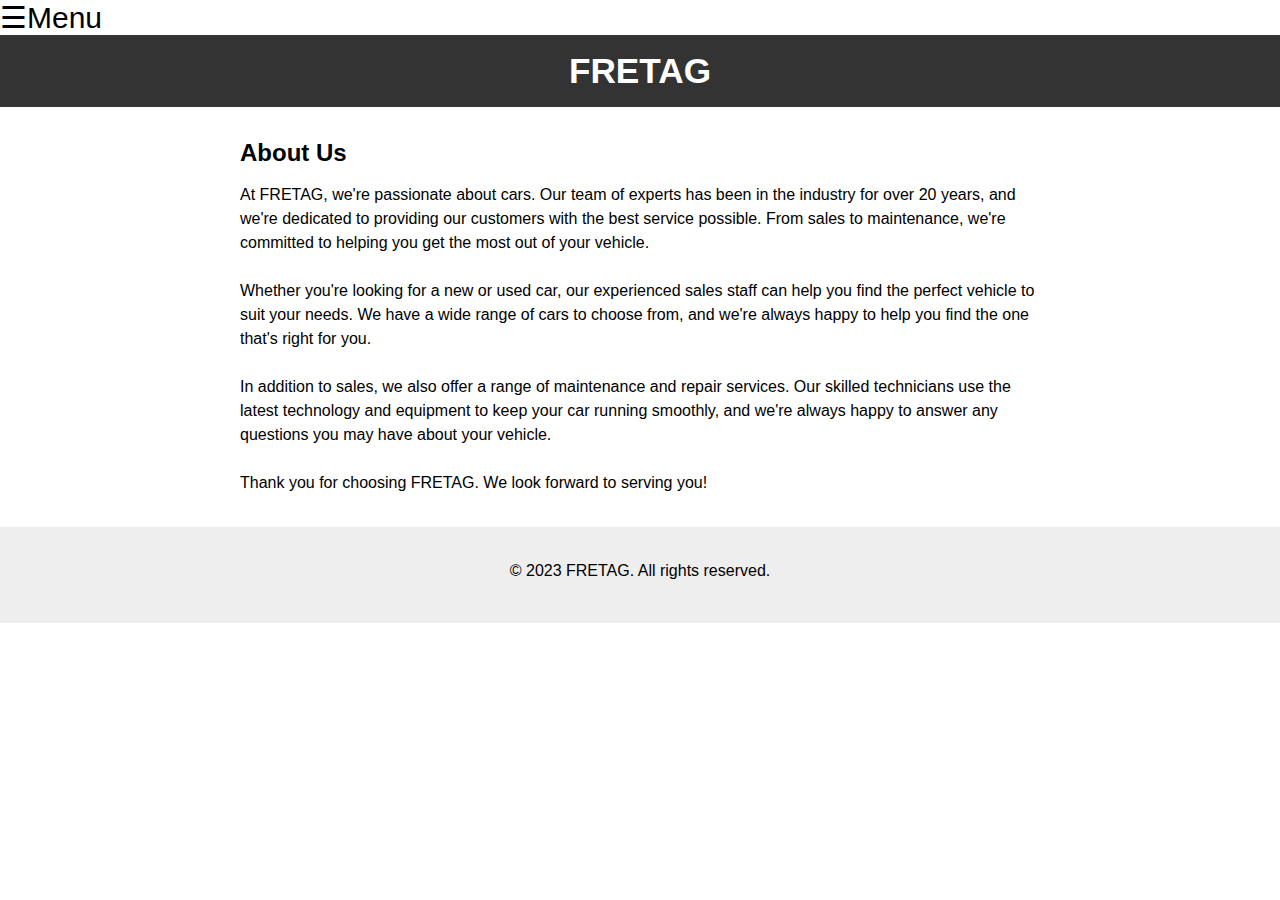
<file: About.html>
<!DOCTYPE html>
<html lang="en">
<head>
    <meta charset="UTF-8">
    <meta http-equiv="X-UA-Compatible" content="IE=edge">
    <meta name="viewport" content="width=device-width, initial-scale=1.0">
    <link rel="stylesheet" href="stylesA.css">
    <title>Document</title>
</head>
<body>

    <div class="container"></div>
    <div id="mySidenav" class="sidenav">
      <a href="javascript:void(0)" class="closebtn" onclick="closeNav()">&times;</a>
      <a href="index.html">Home</a>
      <a href="about.html">About</a>
      <a href="models.html">Models</a>
      <a href="contact.html">Contact</a>
  
    </div>

    <span style="font-size:30px;cursor:pointer" onclick="openNav()">&#9776;Menu</span>
          
    <script>
      function openNav() {
      document.getElementById("mySidenav").style.width = "250px";
    }
          
    function closeNav() {
    document.getElementById("mySidenav").style.width = "0";
    }
    </script>

  <header>
    <a href="index.html" class="logo">
          <h1>FRETAG</h1>
      </a>
  </header>
	

	<main>
		<section>
			<h2>About Us</h2>
			<p>At FRETAG, we're passionate about cars. Our team of experts has been in the industry for over 20 years, and we're dedicated to providing our customers with the best service possible. From sales to maintenance, we're committed to helping you get the most out of your vehicle.</p>
			<p>Whether you're looking for a new or used car, our experienced sales staff can help you find the perfect vehicle to suit your needs. We have a wide range of cars to choose from, and we're always happy to help you find the one that's right for you.</p>
			<p>In addition to sales, we also offer a range of maintenance and repair services. Our skilled technicians use the latest technology and equipment to keep your car running smoothly, and we're always happy to answer any questions you may have about your vehicle.</p>
			<p>Thank you for choosing FRETAG. We look forward to serving you!</p>
		</section>
	</main>

	<footer>
		<p>&copy; 2023 FRETAG. All rights reserved.</p>
	</footer>

  <form action="submit-form.php" method="post">    

</body>
</html>
</file>
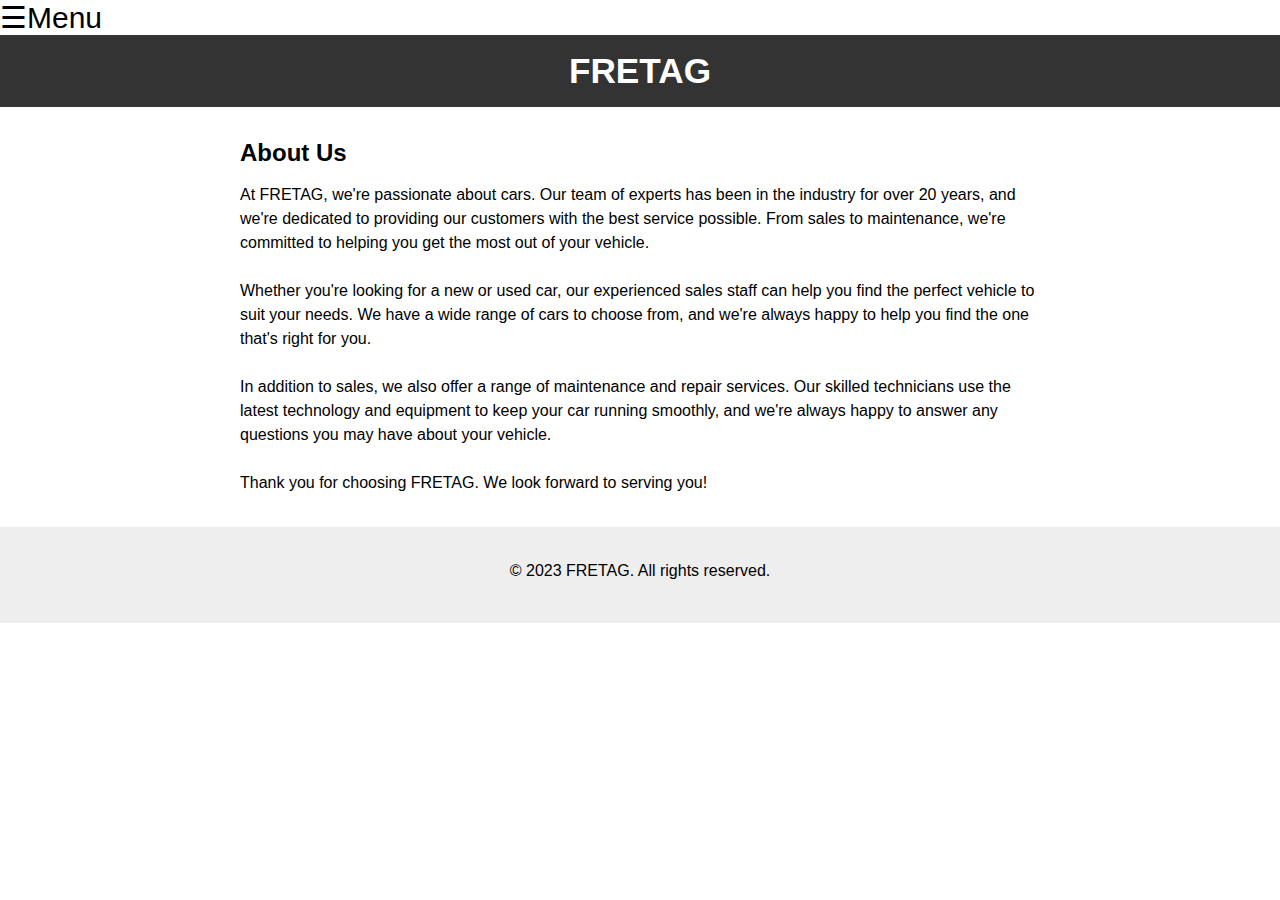
<file: about.html>
<!DOCTYPE html>
<html lang="en">
<head>
    <meta charset="UTF-8">
    <meta http-equiv="X-UA-Compatible" content="IE=edge">
    <meta name="viewport" content="width=device-width, initial-scale=1.0">
    <link rel="stylesheet" href="stylesA.css">
    <title>Document</title>
</head>
<body>

    <div class="container"></div>
    <div id="mySidenav" class="sidenav">
      <a href="javascript:void(0)" class="closebtn" onclick="closeNav()">&times;</a>
      <a href="index.html">Home</a>
      <a href="about.html">About</a>
      <a href="models.html">Models</a>
      <a href="contact.html">Contact</a>
  
    </div>

    <span style="font-size:30px;cursor:pointer" onclick="openNav()">&#9776;Menu</span>
          
    <script>
      function openNav() {
      document.getElementById("mySidenav").style.width = "250px";
    }
          
    function closeNav() {
    document.getElementById("mySidenav").style.width = "0";
    }
    </script>

  <header>
    <a href="index.html" class="logo">
          <h1>FRETAG</h1>
      </a>
  </header>
	

	<main>
		<section>
			<h2>About Us</h2>
			<p>At FRETAG, we're passionate about cars. Our team of experts has been in the industry for over 20 years, and we're dedicated to providing our customers with the best service possible. From sales to maintenance, we're committed to helping you get the most out of your vehicle.</p>
			<p>Whether you're looking for a new or used car, our experienced sales staff can help you find the perfect vehicle to suit your needs. We have a wide range of cars to choose from, and we're always happy to help you find the one that's right for you.</p>
			<p>In addition to sales, we also offer a range of maintenance and repair services. Our skilled technicians use the latest technology and equipment to keep your car running smoothly, and we're always happy to answer any questions you may have about your vehicle.</p>
			<p>Thank you for choosing FRETAG. We look forward to serving you!</p>
		</section>
	</main>

	<footer>
		<p>&copy; 2023 FRETAG. All rights reserved.</p>
	</footer>

  <form action="submit-form.php" method="post">    

</body>
</html>
</file>
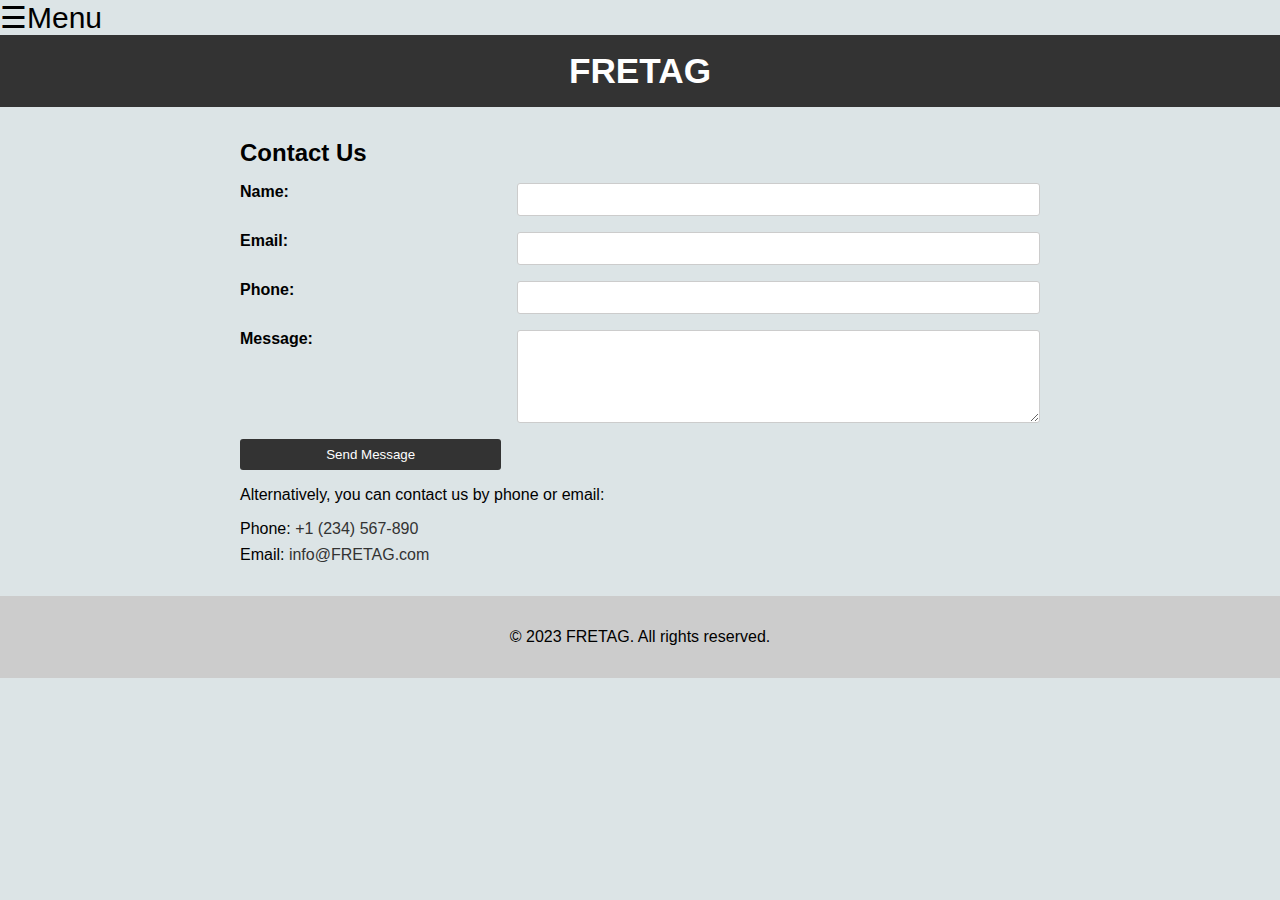
<file: Contact.html>
<!DOCTYPE html>
<html lang="en">
<head>
    <meta charset="UTF-8">
    <meta http-equiv="X-UA-Compatible" content="IE=edge">
    <meta name="viewport" content="width=<device-width>, initial-scale=1.0">
    <title>Document</title>
    <link rel="stylesheet" href="stylesC.css">
</head>
<body style="background-color:rgb(220, 228, 230);">

    
    
    <div class="container"></div>
    <div id="mySidenav" class="sidenav">
      <a href="javascript:void(0)" class="closebtn" onclick="closeNav()">&times;</a>
      <a href="index.html">Home</a>
      <a href="about.html">About</a>
      <a href="models.html">Models</a>
      <a href="contact.html">Contact</a>
  
    </div>

    <span style="font-size:30px;cursor:pointer" onclick="openNav()">&#9776;Menu</span>
          
    <script>
      function openNav() {
      document.getElementById("mySidenav").style.width = "250px";
    }
          
    function closeNav() {
    document.getElementById("mySidenav").style.width = "0";
    }
    </script>

<!DOCTYPE html>
<html lang="en">
<head>
	<meta charset="UTF-8">
	<title>Contact Us | FRETAG</title>
</head>
<body>
	<header>
		<a href="index.html" class="logo">
          <h1>FRETAG</h1>
    	</a>
	</header>
	

	<main>
		<section>
			<h2>Contact Us</h2>
			<form action="submit-form.php" method="post">
				<label for="name">Name:</label>
				<input type="text" id="name" name="name" required>
				<label for="email">Email:</label>
				<input type="email" id="email" name="email" required>
				<label for="phone">Phone:</label>
				<input type="tel" id="phone" name="phone" required>
				<label for="message">Message:</label>
				<textarea id="message" name="message" rows="5" required></textarea>
				<button type="submit" onclick="window.location.href='https://www.youtube.com/watch?v=xvFZjo5PgG0'">Send Message</button>


			</form>
			<p>Alternatively, you can contact us by phone or email:</p>
			<ul>
				<li>Phone: <a href="tel:+1234567890">+1 (234) 567-890</a></li>
				<li>Email: <a href="mailto:info@examplemotors.com">info@FRETAG.com</a></li>
			</ul>
		</section>
	</main>

	<footer>
		<p>&copy; 2023 FRETAG. All rights reserved.</p>
	</footer>

	    


</body>
</html>
</file>
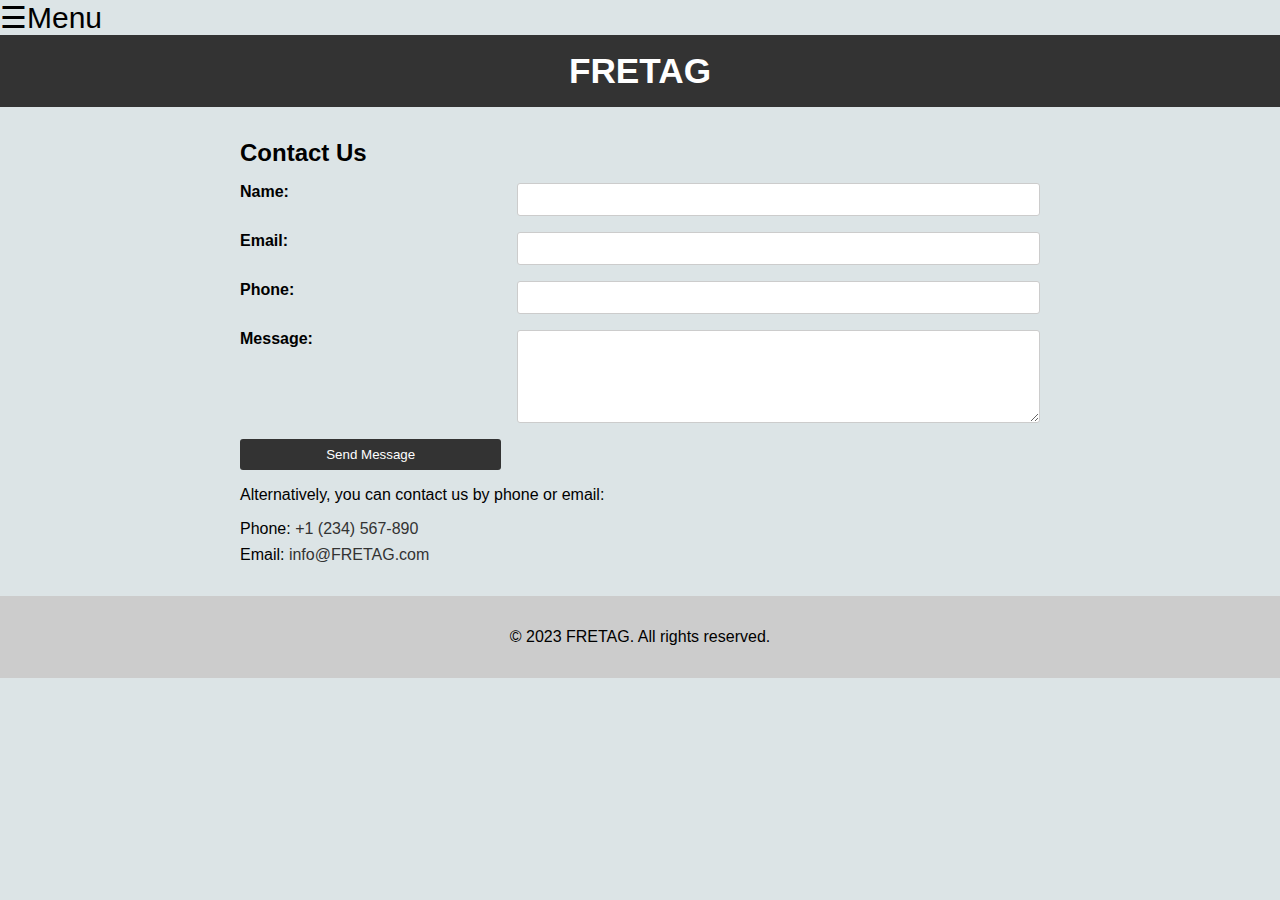
<file: contact.html>
<!DOCTYPE html>
<html lang="en">
<head>
    <meta charset="UTF-8">
    <meta http-equiv="X-UA-Compatible" content="IE=edge">
    <meta name="viewport" content="width=<device-width>, initial-scale=1.0">
    <title>Document</title>
    <link rel="stylesheet" href="stylesC.css">
</head>
<body style="background-color:rgb(220, 228, 230);">

    
    
    <div class="container"></div>
    <div id="mySidenav" class="sidenav">
      <a href="javascript:void(0)" class="closebtn" onclick="closeNav()">&times;</a>
      <a href="index.html">Home</a>
      <a href="about.html">About</a>
      <a href="models.html">Models</a>
      <a href="contact.html">Contact</a>
  
    </div>

    <span style="font-size:30px;cursor:pointer" onclick="openNav()">&#9776;Menu</span>
          
    <script>
      function openNav() {
      document.getElementById("mySidenav").style.width = "250px";
    }
          
    function closeNav() {
    document.getElementById("mySidenav").style.width = "0";
    }
    </script>

<!DOCTYPE html>
<html lang="en">
<head>
	<meta charset="UTF-8">
	<title>Contact Us | FRETAG</title>
</head>
<body>
	<header>
		<a href="index.html" class="logo">
          <h1>FRETAG</h1>
    	</a>
	</header>
	

	<main>
		<section>
			<h2>Contact Us</h2>
			<form action="submit-form.php" method="post">
				<label for="name">Name:</label>
				<input type="text" id="name" name="name" required>
				<label for="email">Email:</label>
				<input type="email" id="email" name="email" required>
				<label for="phone">Phone:</label>
				<input type="tel" id="phone" name="phone" required>
				<label for="message">Message:</label>
				<textarea id="message" name="message" rows="5" required></textarea>
				<button type="submit" onclick="window.location.href='https://www.youtube.com/watch?v=xvFZjo5PgG0'">Send Message</button>


			</form>
			<p>Alternatively, you can contact us by phone or email:</p>
			<ul>
				<li>Phone: <a href="tel:+1234567890">+1 (234) 567-890</a></li>
				<li>Email: <a href="mailto:info@examplemotors.com">info@FRETAG.com</a></li>
			</ul>
		</section>
	</main>

	<footer>
		<p>&copy; 2023 FRETAG. All rights reserved.</p>
	</footer>

	    


</body>
</html>
</file>
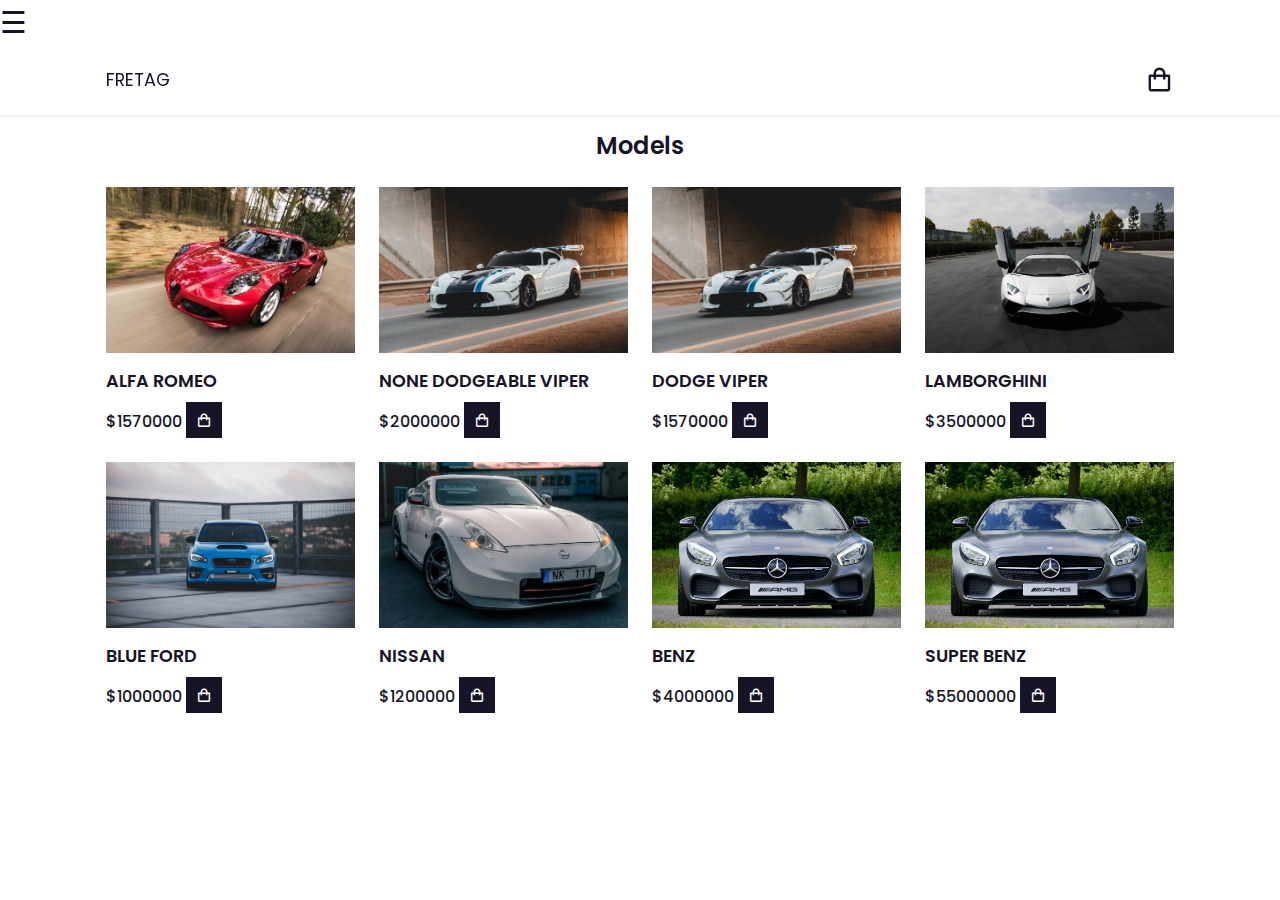
<file: Models.html>
<!DOCTYPE html>
<html lang="en">
<head>
    <meta charset="UTF-8">
    <meta http-equiv="X-UA-Compatible" content="IE=edge">
    <meta name="viewport" content="width=device-width, initial-scale=1.0">
    <title>FRETAG - Shopping Cart </title>
    <link rel="stylesheet" href="stylesM.css">
    
    <link href='https://unpkg.com/boxicons@2.1.4/css/boxicons.min.css' rel='stylesheet'>
</head>
<body>
    <header>

        <div class="container"></div>
        <div id="mySidenav" class="sidenav">
          <a href="javascript:void(0)" class="closebtn" onclick="closeNav()">&times;</a>
          <a href="index.html">Home</a>
          <a href="about.html">About</a>
          <a href="models.html">Models</a>
          <a href="contact.html">Contact</a>
      
        </div>
    
        <span style="font-size:30px;cursor:pointer" onclick="openNav()">&#9776;</span>
              
        <script>
          function openNav() {
          document.getElementById("mySidenav").style.width = "250px";
        }
              
        function closeNav() {
        document.getElementById("mySidenav").style.width = "0";
        }
        </script>

        <div class="nav container">
            <a href="index.html" class="logo">FRETAG</a>
            <i class='bx bx-shopping-bag' id="cart-icon"></i>
            <!--cart-->
            <div class="cart">
                <!--cart close-->
                <i class='bx bx-x' id="close-cart"></i>
                <h2 class="cart-title">Your cart</h2>
                <!--content-->
                <div class="cart-content">

                </div>
                <!--total-->
                <div class="total">
                    <div class="total-title">Total</div>
                    <div class="total-price">$0</div> 
                </div> 
                <!--buy button-->
                <button type="button" class="btn-buy">Buy Now</button>
            
            </div>
        </div>

         
    </header>
    <!--Shop-->
    <section class="shop container">
        <h2 class="section-title">Models</h2>
            <!--Box 1-->
            <div class="shop-content">  
                <div class="product-box">
                    <img src="images/röd bil.jpeg" alt="" class="product-img">
                    <h2 class="product-title">ALFA ROMEO</h2>
                    <span class="price">$1570000</span>
                    <i class='bx bx-shopping-bag add-cart'></i>
                </div>
            <!--Box 2-->
                <div class="product-box">
                    <img src="images/dodge viper.jpeg" alt="" class="product-img">
                    <h2 class="product-title">NONE DODGEABLE VIPER</h2>
                    <span class="price">$2000000</span>
                    <i class='bx bx-shopping-bag add-cart'></i>
                </div>
                <!--Box 3-->
                <div class="product-box">
                    <img src="images/dodge viper.jpeg" alt="" class="product-img">
                    <h2 class="product-title">DODGE VIPER</h2>
                    <span class="price">$1570000</span>
                    <i class='bx bx-shopping-bag add-cart'></i>
                </div>
                <!--Box 4-->
                <div class="product-box">
                    <img src="images/Vit lamborghini aventador.jpg" alt="" class="product-img">
                    <h2 class="product-title">Lamborghini</h2>
                    <span class="price">$3500000</span>
                    <i class='bx bx-shopping-bag add-cart'></i>
                </div>
            <!--Box 5-->
                <div class="product-box">
                    <img src="images/ford.jpg" alt="" class="product-img">
                    <h2 class="product-title">BLUE FORD</h2>
                    <span class="price">$1000000</span>
                    <i class='bx bx-shopping-bag add-cart'></i>
                </div>
                <!--Box 6-->
                <div class="product-box">
                    <img src="images/nissan.jpg" alt="" class="product-img">
                    <h2 class="product-title">NISSAN</h2>
                    <span class="price">$1200000</span>
                    <i class='bx bx-shopping-bag add-cart'></i>
                </div>
                <!--Box 7-->
                <div class="product-box">
                    <img src="images/benz.jpg" alt="" class="product-img">
                    <h2 class="product-title">BENZ</h2>
                    <span class="price">$4000000</span>
                    <i class='bx bx-shopping-bag add-cart'></i>
                </div>
                <!--Box 8-->
                <div class="product-box">
                    <img src="images/benz.jpg" alt="" class="product-img">
                    <h2 class="product-title">SUPER BENZ</h2>
                    <span class="price">$55000000</span>
                    <i class='bx bx-shopping-bag add-cart'></i>
                </div>
        </div>
    </section>
    <!--link to js-->
    <script src='js/main.js'></script>
</body>
</html>
</file>
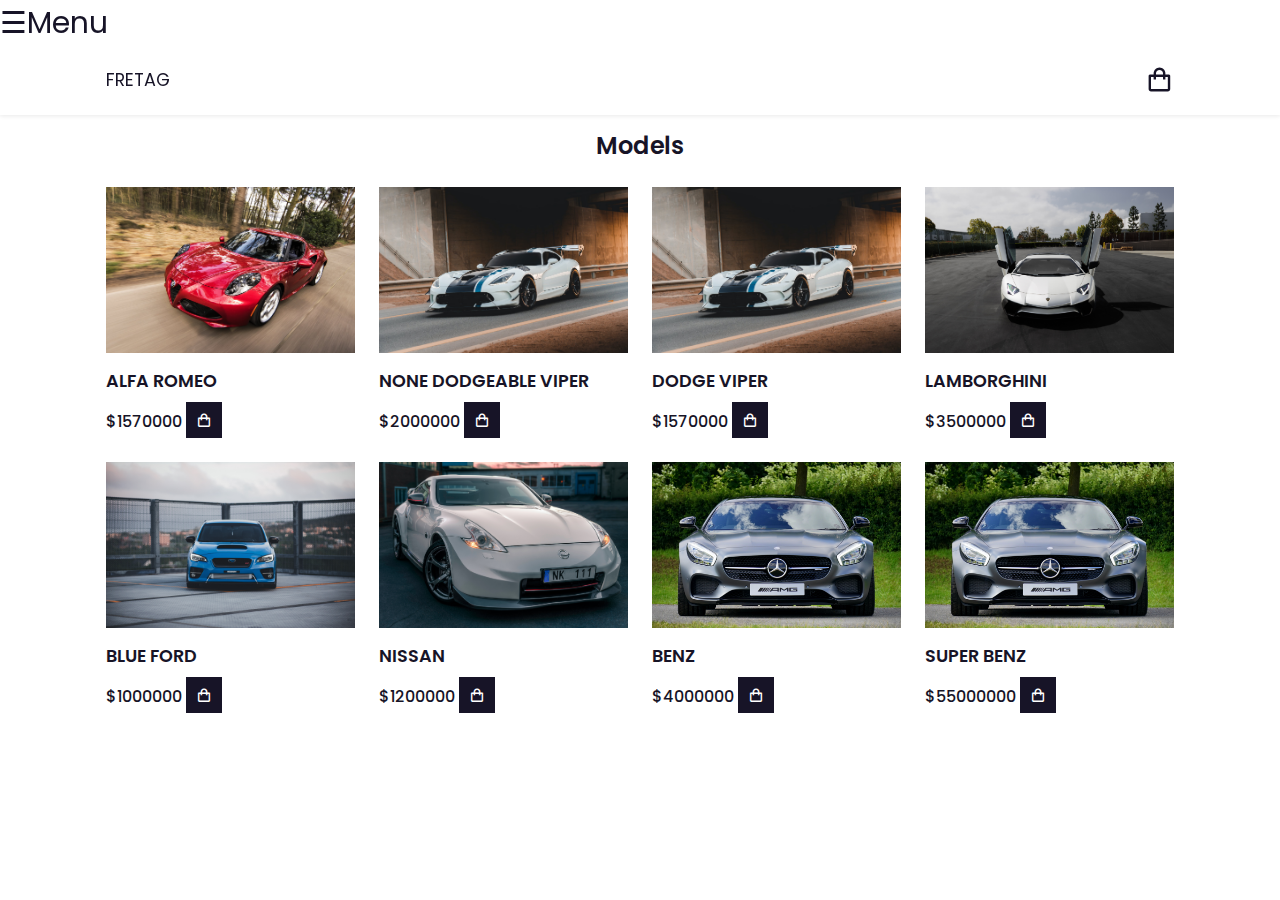
<file: models.html>
<!DOCTYPE html>
<html lang="en">
<head>
    <meta charset="UTF-8">
    <meta http-equiv="X-UA-Compatible" content="IE=edge">
    <meta name="viewport" content="width=device-width, initial-scale=1.0">
    <title>FRETAG - Shopping Cart </title>
    <link rel="stylesheet" href="stylesM.css">
    
    <link href='https://unpkg.com/boxicons@2.1.4/css/boxicons.min.css' rel='stylesheet'>
</head>
<body>
    <header>

        <div class="container"></div>
        <div id="mySidenav" class="sidenav">
          <a href="javascript:void(0)" class="closebtn" onclick="closeNav()">&times;</a>
          <a href="index.html">Home</a>
          <a href="about.html">About</a>
          <a href="models.html">Models</a>
          <a href="contact.html">Contact</a>
      
        </div>
    
        <span style="font-size:30px;cursor:pointer" onclick="openNav()">&#9776;Menu</span>
              
        <script>
          function openNav() {
          document.getElementById("mySidenav").style.width = "250px";
        }
              
        function closeNav() {
        document.getElementById("mySidenav").style.width = "0";
        }
        </script>

        <div class="nav container">
            <a href="index.html" class="logo">FRETAG</a>
            <i class='bx bx-shopping-bag' id="cart-icon"></i>
            <!--cart-->
            <div class="cart">
                <!--cart close-->
                <i class='bx bx-x' id="close-cart"></i>
                <h2 class="cart-title">Your cart</h2>
                <!--content-->
                <div class="cart-content">

                </div>
                <!--total-->
                <div class="total">
                    <div class="total-title">Total</div>
                    <div class="total-price">$0</div> 
                </div> 
                <!--buy button-->
                <button type="button" class="btn-buy">Buy Now</button>
            
            </div>
        </div>

         
    </header>
    <!--Shop-->
    <section class="shop container">
        <h2 class="section-title">Models</h2>
            <!--Box 1-->
            <div class="shop-content">  
                <div class="product-box">
                    <img src="images/röd bil.jpeg" alt="" class="product-img">
                    <h2 class="product-title">ALFA ROMEO</h2>
                    <span class="price">$1570000</span>
                    <i class='bx bx-shopping-bag add-cart'></i>
                </div>
            <!--Box 2-->
                <div class="product-box">
                    <img src="images/dodge viper.jpeg" alt="" class="product-img">
                    <h2 class="product-title">NONE DODGEABLE VIPER</h2>
                    <span class="price">$2000000</span>
                    <i class='bx bx-shopping-bag add-cart'></i>
                </div>
                <!--Box 3-->
                <div class="product-box">
                    <img src="images/dodge viper.jpeg" alt="" class="product-img">
                    <h2 class="product-title">DODGE VIPER</h2>
                    <span class="price">$1570000</span>
                    <i class='bx bx-shopping-bag add-cart'></i>
                </div>
                <!--Box 4-->
                <div class="product-box">
                    <img src="images/Vit lamborghini aventador.jpg" alt="" class="product-img">
                    <h2 class="product-title">Lamborghini</h2>
                    <span class="price">$3500000</span>
                    <i class='bx bx-shopping-bag add-cart'></i>
                </div>
            <!--Box 5-->
                <div class="product-box">
                    <img src="images/ford.jpg" alt="" class="product-img">
                    <h2 class="product-title">BLUE FORD</h2>
                    <span class="price">$1000000</span>
                    <i class='bx bx-shopping-bag add-cart'></i>
                </div>
                <!--Box 6-->
                <div class="product-box">
                    <img src="images/nissan.jpg" alt="" class="product-img">
                    <h2 class="product-title">NISSAN</h2>
                    <span class="price">$1200000</span>
                    <i class='bx bx-shopping-bag add-cart'></i>
                </div>
                <!--Box 7-->
                <div class="product-box">
                    <img src="images/benz.jpg" alt="" class="product-img">
                    <h2 class="product-title">BENZ</h2>
                    <span class="price">$4000000</span>
                    <i class='bx bx-shopping-bag add-cart'></i>
                </div>
                <!--Box 8-->
                <div class="product-box">
                    <img src="images/benz.jpg" alt="" class="product-img">
                    <h2 class="product-title">SUPER BENZ</h2>
                    <span class="price">$55000000</span>
                    <i class='bx bx-shopping-bag add-cart'></i>
                </div>
        </div>
    </section>
    <!--link to js-->
    <script src='js/main.js'></script>
</body>
</html>
</file>
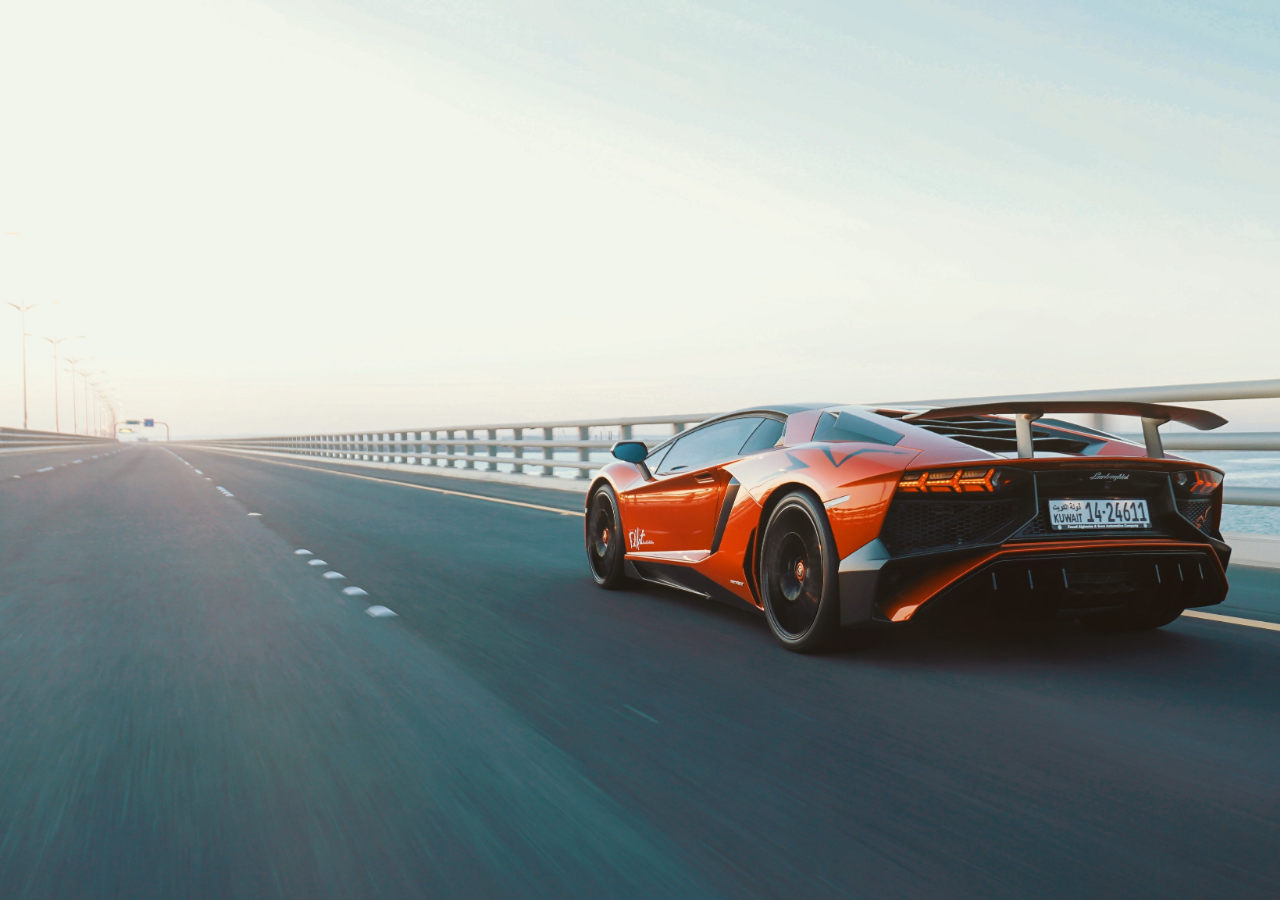
<file: Startsida.html>
<!DOCTYPE html>
<html lang="en">
<head>
    <meta charset="UTF-8">
    <meta http-equiv="X-UA-Compatible" content="IE=edge">
    <meta name="viewport" content="width=device-width, initial-scale=1.0">
    <title>Document</title>
    <link rel="stylesheet" href="styles.css">
</head>
<body>
    
</body>
</html>
</file>
<file: stylesA.css>
.sidenav {
    height: 100%;
    width: 0;
    position: fixed;
    z-index: 1;
    top: 0;
    left: 0;
    background-color: #111;
    overflow-x: hidden;
    transition: 0.5s;
    padding-top: 60px;
  }
  
  .sidenav a {
    padding: 8px 8px 8px 32px;
    text-decoration: none;
    font-size: 25px;
    color: #818181;
    display: block;
    transition: 0.3s;
  }
  
  .sidenav a:hover {
    color: #f1f1f1;
  }
  
  .sidenav .closebtn {
    position: absolute;
    top: 0;
    right: 25px;
    font-size: 36px;
    margin-left: 50px;
  }
  
  @media screen and (max-height: 450px) {
    .sidenav {padding-top: 15px;}
    .sidenav a {font-size: 18px;}
  }

  /* Global styles */
body {
	font-family: Arial, sans-serif;
	margin: 0;
	padding: 0;
}

/* Header styles */
header {
	background-color: #333;
	color: #fff;
	display: flex;
	flex-direction: column;
	align-items: center;
	padding: 1rem;
}

nav {
	display: flex;
	justify-content: flex-end;
	margin-bottom: 1rem;
}

nav ul {
	list-style: none;
	margin: 0;
	padding: 0;
}

nav li {
	margin: 0 1rem;
}

nav a {
	color: #fff;
	text-decoration: none;
}

nav a.active,
nav a:hover {
	border-bottom: 2px solid #fff;
}

h1 {
	margin: 0;
}

/* Main content styles */
main {
	margin: 2rem;
}

section {
	max-width: 800px;
	margin: 0 auto;
}

h2 {
	margin-bottom: 1rem;
}

p {
	line-height: 1.5;
	margin-bottom: 1.5rem;
}

/* Footer styles */
footer {
	background-color: #eee;
	display: flex;
	justify-content: center;
	padding: 1rem;
}

.logo{
  font-size: 1.1rem;
  color: var(--text-color);
  font-weight: 400;
  text-decoration: none;
}
.logo:hover{
  text-decoration: underline;
}
</file>
<file: stylesC.css>
.sidenav {
    height: 100%;
    width: 0;
    position: fixed;
    z-index: 1;
    top: 0;
    left: 0;
    background-color: #111;
    overflow-x: hidden;
    transition: 0.5s;
    padding-top: 60px;
  }
  
  .sidenav a {
    padding: 8px 8px 8px 32px;
    text-decoration: none;
    font-size: 25px;
    color: #818181;
    display: block;
    transition: 0.3s;
  }
  
  .sidenav a:hover {
    color: #f1f1f1;
  }
  
  .sidenav .closebtn {
    position: absolute;
    top: 0;
    right: 25px;
    font-size: 36px;
    margin-left: 50px;
  }
  
  @media screen and (max-height: 450px) {
    .sidenav {padding-top: 15px;}
    .sidenav a {font-size: 18px;}
  }

  /* Global styles */
body {
	font-family: Arial, sans-serif;
	margin: 0;
	padding: 0;
}

/* Header styles */
header {
	background-color: #333;
	color: #fff;
	display: flex;
	flex-direction: column;
	align-items: center;
	padding: 1rem;
}

nav {
	display: flex;
	justify-content: flex-end;
	margin-bottom: 1rem;
}

nav ul {
	list-style: none;
	margin: 0;
	padding: 0;
}

nav li {
	margin: 0 1rem;
}

nav a {
	color: #fff;
	text-decoration: none;
}

nav a.active,
nav a:hover {
	border-bottom: 2px solid #fff;
}

h1 {
	margin: 0;
}

/* Main content styles */
main {
	margin: 2rem;
}

section {
	max-width: 800px;
	margin: 0 auto;
}

h2 {
	margin-bottom: 1rem;
}

form {
	display: grid;
	grid-template-columns: 1fr 2fr;
	grid-gap: 1rem;
	margin-bottom: 1rem;
}

label {
	font-weight: bold;
}

input,
textarea {
	padding: 0.5rem;
	border: 1px solid #ccc;
	border-radius: 3px;
}

button[type="submit"] {
	background-color: #333;
	color: #fff;
	border: none;
	border-radius: 3px;
	padding:
  0.5rem 1rem;
cursor: pointer;
}

ul {
list-style: none;
padding: 0;
margin: 0;
}

ul li {
margin-bottom: 0.5rem;
}

a {
color: #333;
text-decoration: none;
}

a:hover {
text-decoration: underline;
}

/* Footer styles */
footer {
background-color: #ccc;
padding: 1rem;
text-align: center;
}

.logo{
  font-size: 1.1rem;
  color: var(--text-color);
  font-weight: 400;
}
</file>
<file: stylesM.css>
@import url('https://fonts.googleapis.com/css2?family=Poppins:ital,wght@0,400;0,500;0,700;1,600&display=swap');

.sidenav {
    height: 100%;
    width: 0;
    position: fixed;
    z-index: 1;
    top: 0;
    left: 0;
    background-color: #111;
    overflow-x: hidden;
    transition: 0.5s;
    padding-top: 60px;
  }
  
  .sidenav a {
    padding: 8px 8px 8px 32px;
    text-decoration: none;
    font-size: 25px;
    color: #818181;
    display: block;
    transition: 0.3s;
  }
  
  .sidenav a:hover {
    color: #f1f1f1;
  }
  
  .sidenav .closebtn {
    position: absolute;
    top: 0;
    right: 25px;
    font-size: 36px;
    margin-left: 50px;
  }
  
  @media screen and (max-height: 450px) {
    .sidenav {padding-top: 15px;}
    .sidenav a {font-size: 18px;}
  }

*{
 font-family: 'Poppins', sans-serif;
 margin: 0;
 padding: 0;
 scroll-padding-top: 2rem;
 scroll-behavior: smooth;
 box-sizing: border-box;
 list-style: none;
 text-decoration: none;
}

:root {
    --main-color: #f12121;
    --text-color: #171427;
    --bg-color: #fff; 
}

img{
    width: 100%;
}
body{
    color: var(--text-color);
}
.container{
    max-width: 1068px;
    margin: auto;
    width: 100%;
}
section{
    padding: 4rem 0 3rem;
}

header{
    position: fixed;
    top: 0;
    left: 0;
    width: 100%;
    background: var(--bg-color);
    box-shadow: 0 1px 4px hsl( 0 4% 15% /10%);
    z-index: 100;
}
.nav{
    display: flex;
    align-items: center;
    justify-content: space-between;
    padding: 20px 0;
}
.logo{
    font-size: 1.1rem;
    color: var(--text-color);
    font-weight: 400;
}
#cart-icon{
    font-size: 1.8rem;
    cursor: pointer;
}
.cart{
    position: fixed;
    top: 0;
    right: -100%;
    width: 360px;
    min-height: 100vh;
    padding: 20px;
    background: var(--bg-color);
    box-shadow: -2px 0 4px hsl(0 4% 15% / 10%);
    transition: 0.3s;
}
.cart.active{
    right: 0;
}
.cart-title{
    text-align: center;
    font-size: 1.5rem;
    font-weight: 600;
    margin-top: 2rem;
}
.cart-box{
    display: grid;
    grid-template-columns: 32% 50% 18%;
    align-items: center;
    gap: 1rem;
    margin-top: 1rem;
}
.cart-img{
    width: 100px;
    height: 100px;
    object-fit: contain;
    padding: 10px;
}
.detail-box{
    display: grid;
    row-gap: 0.5rem;
}
.cart-product-title{
    font-size: 1rem;
    text-transform: uppercase;
}
.cart-price{
    font-weight: 500;
}
.cart-quantity{
    border: 1px solid var(--text-color);
    outline-color: var(--main-color);
    width: 2.4rem;
    text-align: center;
    font-size: 1rem;
}
.cart-remove{
    font-size: 24px;
    color: var(--main-color);
    cursor: pointer;
}
.total{
    display: flex;
    justify-content: flex-end;
    margin-top: 1.5rem;
    border-top: 1px solid var(--text-color);
}
.total-title{
    font-size: 1rem;
    font-weight: 600;
}
.total-price{
    margin-left: 0.5rem;
}
.btn-buy{
    display: flex;
    margin: 1.5rem auto 0 auto;
    padding: 12px 20px;
    border: none;
    background: var(--main-color);
    font-size: 1rem;
    font-weight: 500;
    cursor: pointer;
}
.btn-buy:hover{
    background: var(--text-color);
}
#close-cart{
    font-size: 2rem;
    color: var(--text-color);
    cursor: pointer;  
    float: right;
    margin-top: 10px;
    margin-right: 10px;
}
.section-title{
    font-size: 1.5rem;
    font-weight: 600;
    text-align: center;
    margin-bottom: 1.5rem;
    margin-top: 2rem;
}
.shop{
    margin-top: 2rem;
}
.shop-content{
        display: grid;
        grid-template-columns: repeat(auto-fit,minmax(220px,auto));
        gap: 1.5rem;
}
.product-box:hover{
    padding: 10px;
    border: 1px solid var(--text-color);
    transition: 0.4s;
}
.product-img{
    width: 100%;
    height: auto;
    margin-bottom: 0.5rem;
}
.product-title{
    font-size: 1.1rem;
    font-weight: 600;
    text-transform: uppercase;
    margin-bottom: 0.5rem;
}
.price{
    font-weight: 500;
}
.add-cart{
    display: flex;
    justify-content: end;
    background: var(--text-color);
    color: var(--bg-color);
    padding: 10px;
    cursor: pointer;
}
.add-cart:hover{
    background: hsl(249, 32%, 17%);
}
/* Breakpoints / making responsive */
@media (max-width: 1080px){
    .nav {
        padding: 15px;
    }
    section{
        padding: 3rem 0 2rem;
    }
    .container{
        margin: 0 auto;
        width: 90%;
    }
    .shop{
        margin-top: 2rem !important;
    }
}
@media (max-width: 400px){
    .nav {
        padding: 11px;
    }
    .logo{
        font-size: 1rem;
    }
    .cart{
        width: 320px;
    }   
}
@media (max-width: 400px){
    .shop{
        margin-top: 2rem !important;
    }
    .cart{
        width: 280px;
    } 
}
</file>
<file: styles.css>
.sidenav {
    height: 100%;
    width: 0;
    position: fixed;
    z-index: 1;
    top: 0;
    left: 0;
    background-color: #111;
    overflow-x: hidden;
    transition: 0.5s;
    padding-top: 60px;
  }
  
  .sidenav a {
    padding: 8px 8px 8px 32px;
    text-decoration: none;
    font-size: 25px;
    color: #818181;
    display: block;
    transition: 0.3s;
  }
  
  .sidenav a:hover {
    color: #f1f1f1;
  }
  
  .sidenav .closebtn {
    position: absolute;
    top: 0;
    right: 25px;
    font-size: 36px;
    margin-left: 50px;
  }
  
  @media screen and (max-height: 450px) {
    .sidenav {padding-top: 15px;}
    .sidenav a {font-size: 18px;}
  }

body{
  background-image: url("images/start\ bil.jpg");
  background-repeat: no-repeat;
  background-attachment: fixed;
  background-size: cover;
  }

.fretag{
  display: flex;
  align-items: center;
  justify-content: center;
  margin-top: -8vh;
}

.köp{
  display: flex;
  justify-content: center;
  margin-top: -8vh;
  margin-left: 1099px;
}
</file>
